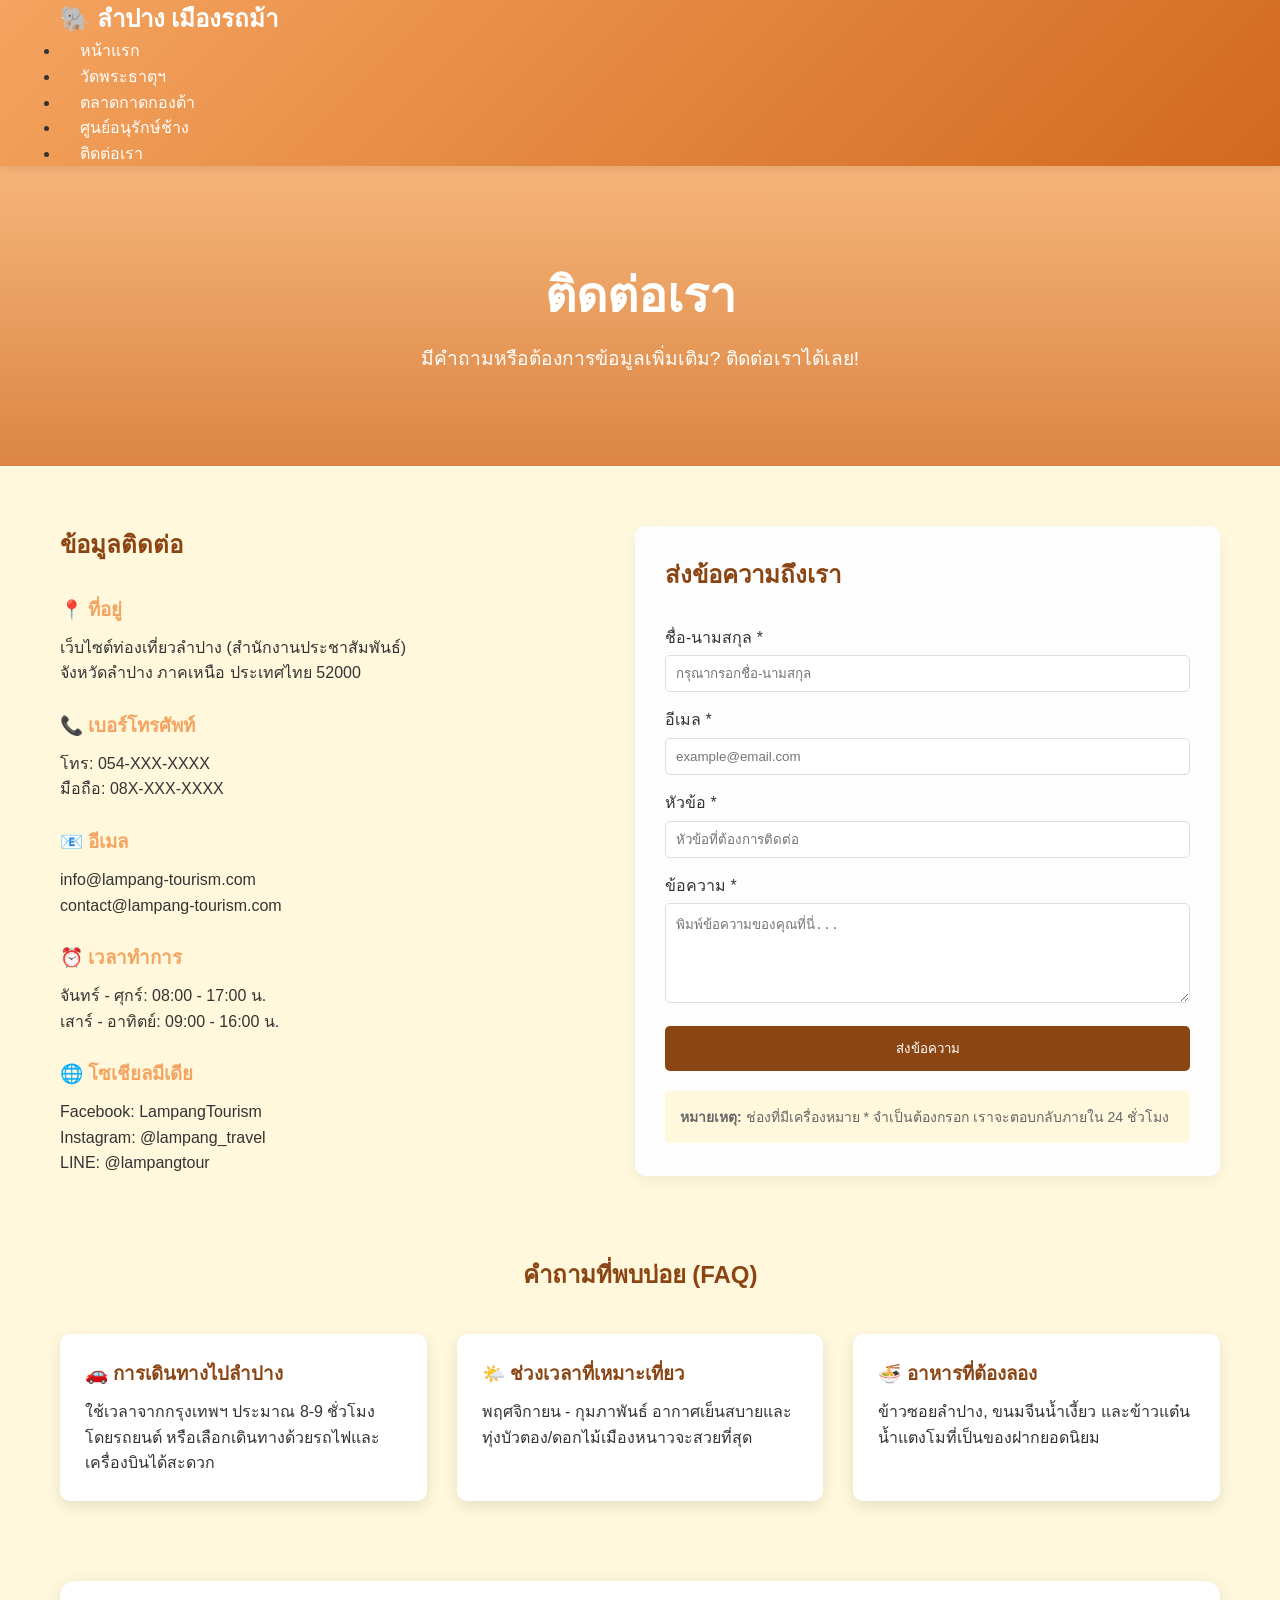
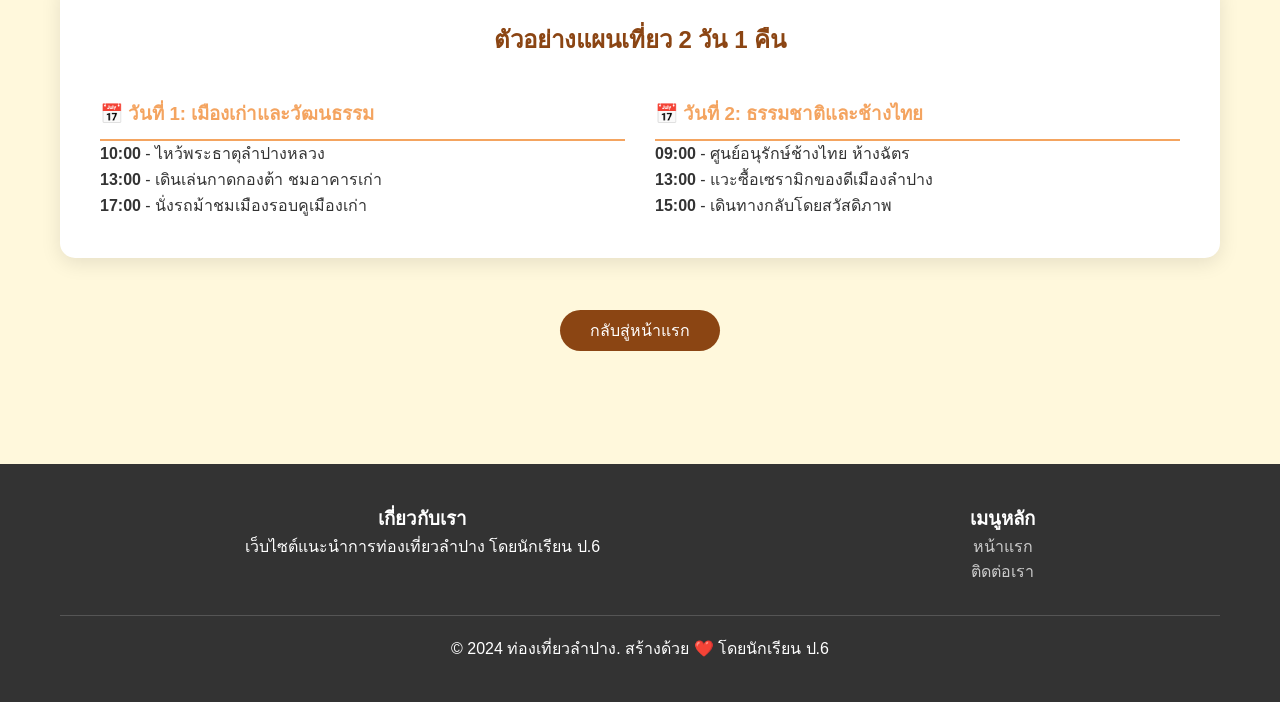
<file: contact.html>
<!DOCTYPE html>
<html lang="th">
<head>
    <meta charset="UTF-8">
    <meta name="viewport" content="width=device-width, initial-scale=1.0">
    <title>ติดต่อเรา - ท่องเที่ยวลำปาง</title>
    <link rel="stylesheet" href="style.css">
</head>
<body>
    <header>
        <div class="container">
            <div class="logo">
                <h1>🐘 ลำปาง เมืองรถม้า</h1>
            </div>
            <nav>
                <ul>
                    <li><a href="index.html">หน้าแรก</a></li>
                    <li><a href="wat-phra-that.html">วัดพระธาตุฯ</a></li>
                    <li><a href="kad-kong-ta.html">ตลาดกาดกองต้า</a></li>
                    <li><a href="elephant-center.html">ศูนย์อนุรักษ์ช้าง</a></li>
                    <li><a href="contact.html" class="active">ติดต่อเรา</a></li>
                </ul>
            </nav>
        </div>
    </header>

    <section class="hero" style="height: 300px; display: flex; align-items: center; justify-content: center; text-align: center; color: white; background-image: linear-gradient(rgba(244, 164, 96, 0.8), rgba(210, 105, 30, 0.8)), url('https://images.unsplash.com/photo-1423666639041-f56000c27a9a?w=1600&h=400&fit=crop');">
        <div class="hero-content">
            <h2 style="font-size: 3rem; margin-bottom: 10px;">ติดต่อเรา</h2>
            <p style="font-size: 1.2rem;">มีคำถามหรือต้องการข้อมูลเพิ่มเติม? ติดต่อเราได้เลย!</p>
        </div>
    </section>

    <section class="contact-section" style="padding: 60px 0;">
        <div class="container">
            <div class="contact-container" style="display: flex; gap: 50px; flex-wrap: wrap;">
                <div class="contact-info" style="flex: 1; min-width: 300px;">
                    <h2 style="color: #8B4513; margin-bottom: 30px;">ข้อมูลติดต่อ</h2>
                    
                    <div style="margin-bottom: 25px;">
                        <h3 style="color: #F4A460; margin-bottom: 10px;">📍 ที่อยู่</h3>
                        <p>เว็บไซต์ท่องเที่ยวลำปาง (สำนักงานประชาสัมพันธ์)<br>
                        จังหวัดลำปาง ภาคเหนือ ประเทศไทย 52000</p>
                    </div>

                    <div style="margin-bottom: 25px;">
                        <h3 style="color: #F4A460; margin-bottom: 10px;">📞 เบอร์โทรศัพท์</h3>
                        <p>โทร: 054-XXX-XXXX<br>
                        มือถือ: 08X-XXX-XXXX</p>
                    </div>

                    <div style="margin-bottom: 25px;">
                        <h3 style="color: #F4A460; margin-bottom: 10px;">📧 อีเมล</h3>
                        <p>info@lampang-tourism.com<br>
                        contact@lampang-tourism.com</p>
                    </div>

                    <div style="margin-bottom: 25px;">
                        <h3 style="color: #F4A460; margin-bottom: 10px;">⏰ เวลาทำการ</h3>
                        <p>จันทร์ - ศุกร์: 08:00 - 17:00 น.<br>
                        เสาร์ - อาทิตย์: 09:00 - 16:00 น.</p>
                    </div>

                    <div>
                        <h3 style="color: #F4A460; margin-bottom: 10px;">🌐 โซเชียลมีเดีย</h3>
                        <p>Facebook: LampangTourism<br>
                        Instagram: @lampang_travel<br>
                        LINE: @lampangtour</p>
                    </div>
                </div>

                <div class="contact-form" style="flex: 1; min-width: 300px; background: #fdfdfd; padding: 30px; border-radius: 10px; box-shadow: 0 5px 15px rgba(0,0,0,0.05);">
                    <h2 style="color: #8B4513; margin-bottom: 30px;">ส่งข้อความถึงเรา</h2>
                    <form>
                        <div class="form-group" style="margin-bottom: 15px;">
                            <label style="display: block; margin-bottom: 5px;">ชื่อ-นามสกุล *</label>
                            <input type="text" style="width: 100%; padding: 10px; border: 1px solid #ddd; border-radius: 5px;" required placeholder="กรุณากรอกชื่อ-นามสกุล">
                        </div>

                        <div class="form-group" style="margin-bottom: 15px;">
                            <label style="display: block; margin-bottom: 5px;">อีเมล *</label>
                            <input type="email" style="width: 100%; padding: 10px; border: 1px solid #ddd; border-radius: 5px;" required placeholder="example@email.com">
                        </div>

                        <div class="form-group" style="margin-bottom: 15px;">
                            <label style="display: block; margin-bottom: 5px;">หัวข้อ *</label>
                            <input type="text" style="width: 100%; padding: 10px; border: 1px solid #ddd; border-radius: 5px;" required placeholder="หัวข้อที่ต้องการติดต่อ">
                        </div>

                        <div class="form-group" style="margin-bottom: 15px;">
                            <label style="display: block; margin-bottom: 5px;">ข้อความ *</label>
                            <textarea style="width: 100%; padding: 10px; border: 1px solid #ddd; border-radius: 5px; height: 100px;" required placeholder="พิมพ์ข้อความของคุณที่นี่..."></textarea>
                        </div>

                        <button type="submit" style="background: #8B4513; color: white; padding: 12px 25px; border: none; border-radius: 5px; cursor: pointer; width: 100%;">ส่งข้อความ</button>
                    </form>

                    <div style="margin-top: 20px; padding: 15px; background-color: #FFF8DC; border-radius: 5px;">
                        <p style="font-size: 14px; color: #666; margin: 0;">
                            <strong>หมายเหตุ:</strong> ช่องที่มีเครื่องหมาย * จำเป็นต้องกรอก เราจะตอบกลับภายใน 24 ชั่วโมง
                        </p>
                    </div>
                </div>
            </div>

            <div style="margin-top: 80px;">
                <h2 style="text-align: center; color: #8B4513; margin-bottom: 40px;">คำถามที่พบบ่อย (FAQ)</h2>
                <div style="display: grid; grid-template-columns: repeat(auto-fit, minmax(300px, 1fr)); gap: 30px;">
                    <div style="background-color: white; padding: 25px; border-radius: 10px; box-shadow: 0 5px 15px rgba(0,0,0,0.1);">
                        <h3 style="color: #8B4513; margin-bottom: 10px;">🚗 การเดินทางไปลำปาง</h3>
                        <p>ใช้เวลาจากกรุงเทพฯ ประมาณ 8-9 ชั่วโมงโดยรถยนต์ หรือเลือกเดินทางด้วยรถไฟและเครื่องบินได้สะดวก</p>
                    </div>
                    <div style="background-color: white; padding: 25px; border-radius: 10px; box-shadow: 0 5px 15px rgba(0,0,0,0.1);">
                        <h3 style="color: #8B4513; margin-bottom: 10px;">🌤️ ช่วงเวลาที่เหมาะเที่ยว</h3>
                        <p>พฤศจิกายน - กุมภาพันธ์ อากาศเย็นสบายและทุ่งบัวตอง/ดอกไม้เมืองหนาวจะสวยที่สุด</p>
                    </div>
                    <div style="background-color: white; padding: 25px; border-radius: 10px; box-shadow: 0 5px 15px rgba(0,0,0,0.1);">
                        <h3 style="color: #8B4513; margin-bottom: 10px;">🍜 อาหารที่ต้องลอง</h3>
                        <p>ข้าวซอยลำปาง, ขนมจีนน้ำเงี้ยว และข้าวแต๋นน้ำแตงโมที่เป็นของฝากยอดนิยม</p>
                    </div>
                </div>
            </div>

            <div style="margin-top: 80px; background-color: white; padding: 40px; border-radius: 15px; box-shadow: 0 5px 20px rgba(0,0,0,0.1);">
                <h2 style="text-align: center; color: #8B4513; margin-bottom: 40px;">ตัวอย่างแผนเที่ยว 2 วัน 1 คืน</h2>
                <div style="display: flex; gap: 30px; flex-wrap: wrap;">
                    <div style="flex: 1; min-width: 280px;">
                        <h3 style="color: #F4A460; border-bottom: 2px solid #F4A460; padding-bottom: 10px;">📅 วันที่ 1: เมืองเก่าและวัฒนธรรม</h3>
                        <p><strong>10:00</strong> - ไหว้พระธาตุลำปางหลวง<br>
                        <strong>13:00</strong> - เดินเล่นกาดกองต้า ชมอาคารเก่า<br>
                        <strong>17:00</strong> - นั่งรถม้าชมเมืองรอบคูเมืองเก่า</p>
                    </div>
                    <div style="flex: 1; min-width: 280px;">
                        <h3 style="color: #F4A460; border-bottom: 2px solid #F4A460; padding-bottom: 10px;">📅 วันที่ 2: ธรรมชาติและช้างไทย</h3>
                        <p><strong>09:00</strong> - ศูนย์อนุรักษ์ช้างไทย ห้างฉัตร<br>
                        <strong>13:00</strong> - แวะซื้อเซรามิกของดีเมืองลำปาง<br>
                        <strong>15:00</strong> - เดินทางกลับโดยสวัสดิภาพ</p>
                    </div>
                </div>
            </div>

            <div style="margin-top: 60px; text-align: center;">
                <a href="index.html" style="text-decoration: none; background: #8B4513; color: white; padding: 12px 30px; border-radius: 30px;">กลับสู่หน้าแรก</a>
            </div>
        </div>
    </section>

    <footer style="background: #333; color: white; padding: 40px 0; margin-top: 60px;">
        <div class="container">
            <div style="display: flex; justify-content: space-around; flex-wrap: wrap; text-align: center;">
                <div>
                    <h3>เกี่ยวกับเรา</h3>
                    <p>เว็บไซต์แนะนำการท่องเที่ยวลำปาง โดยนักเรียน ป.6</p>
                </div>
                <div>
                    <h3>เมนูหลัก</h3>
                    <ul style="list-style: none; padding: 0;">
                        <li><a href="index.html" style="color: #ccc; text-decoration: none;">หน้าแรก</a></li>
                        <li><a href="contact.html" style="color: #ccc; text-decoration: none;">ติดต่อเรา</a></li>
                    </ul>
                </div>
            </div>
            <div style="text-align: center; margin-top: 30px; border-top: 1px solid #555; padding-top: 20px;">
                <p>&copy; 2024 ท่องเที่ยวลำปาง. สร้างด้วย ❤️ โดยนักเรียน ป.6</p>
            </div>
        </div>
    </footer>
</body>

</html>
</file>
<file: style.css>
/* ========== ตั้งค่าพื้นฐาน ========== */
* {
    margin: 0;
    padding: 0;
    box-sizing: border-box;
}

body {
    font-family: 'Segoe UI', Tahoma, Geneva, Verdana, sans-serif;
    line-height: 1.6;
    color: #333;
    background-color: #FFF8DC;
}

.container {
    max-width: 1200px;
    margin: 0 auto;
    padding: 0 20px;
}

/* ========== Header และ Navigation ========== */
header {
    background: linear-gradient(135deg, #F4A460 0%, #D2691E 100%);
    box-shadow: 0 2px 10px rgba(0,0,0,0.1);
    position: sticky;
    top: 0;
    z-index: 1000;
}

.logo h1 {
    color: white; /* เติม ; */
    font-size: 24px;
    font-weight: bold;
}

nav ul li a {
    color: white; /* เติม ; */
    text-decoration: none;
    padding: 10px 20px;
    border-radius: 5px;
    transition: all 0.3s ease;
}

/* ========== Hero Section ========== */
.hero {
    background: linear-gradient(rgba(244, 164, 96, 0.8), rgba(210, 105, 30, 0.8)),
                url('images/lampang2.jpg') center/cover;
    height: 500px;
    display: flex;
    align-items: center;
    justify-content: center;
    text-align: center;
    color: white; /* เติม ; */
}

/* ========== Attraction Section (แก้คำที่พิมพ์เรียงตัวผิด) ========== */
.attractions {
    padding: 80px 0;
}

.attraction-item {
    display: flex;
    align-items: center;
    gap: 50px;
    margin-bottom: 60px;
    background-color: white; /* เติม ; */
    padding: 40px;
    border-radius: 15px;
    box-shadow: 0 5px 20px rgba(0,0,0,0.1);
    transition: transform 0.3s ease;
}

.attraction-item:hover {
    transform: translateY(-5px);
    box-shadow: 0 10px 30px rgba(0,0,0,0.15);
}

/* ========== Contact & Footer ========== */
.submit-btn {
    width: 100%;
    padding: 15px;
    background: linear-gradient(135deg, #F4A460 0%, #D2691E 100%);
    color: white; /* เติม ; */
    border: none;
    cursor: pointer;
    font-weight: bold;
}

footer {
    background: linear-gradient(135deg, #8B4513 0%, #654321 100%);
    color: white; /* เติม ; */
    padding: 50px 0 20px;
}
</file>
